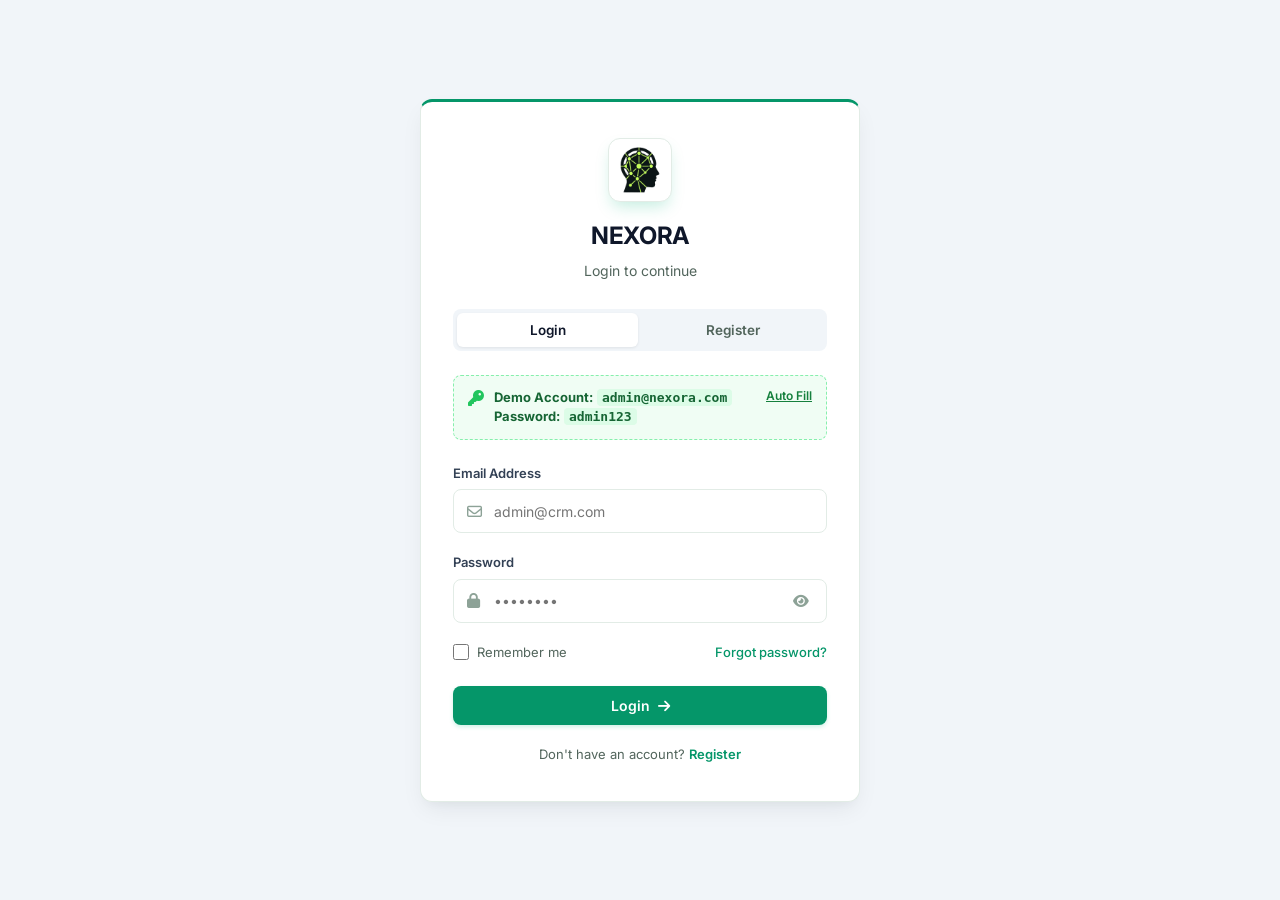
<file: index.html>
<!DOCTYPE html>
<html lang="en" data-theme="light">
<head>
  <meta charset="UTF-8">
  <meta name="viewport" content="width=device-width, initial-scale=1.0">
  <meta name="description" content="NEXORA - Next-Gen Customer Relationship Management Dashboard">
  <title>Login - NEXORA</title>
  
  <!-- Favicon -->
  <link rel="icon" type="image/svg+xml" href="assets/icons/logo.svg">
  
  <!-- Font Awesome 6 CDN for clean UI icons -->
  <link rel="stylesheet" href="https://cdnjs.cloudflare.com/ajax/libs/font-awesome/6.5.1/css/all.min.css">
  
  <!-- Custom CSS -->
  <link rel="stylesheet" href="src/css/style.css">
  <script>
    document.documentElement.setAttribute('data-theme', 'light');
  </script>
</head>
<body class="login-body">

  <div class="login-container">
    <div class="login-card">
      <div class="login-header">
        <div class="login-logo">
          <img src="assets/icons/nexora-icon.png" alt="NEXORA" class="logo-light">
          <img src="assets/icons/nexora-icon-dark.png" alt="NEXORA" class="logo-dark">
        </div>
        <h1 class="login-title">NEXORA</h1>
        <p class="login-subtitle" id="auth-subtitle">Login to continue</p>
      </div>

      <!-- Auth Switcher Tabs (Login / Register) -->
      <div class="auth-tabs-nav">
        <button type="button" class="auth-tab-btn active" id="tab-login-btn">Login</button>
        <button type="button" class="auth-tab-btn" id="tab-register-btn">Register</button>
      </div>

      <!-- Demo Credentials Helper Banner (Shown on Login Tab) -->
      <div class="demo-credentials-banner" id="demo-banner">
        <i class="fa-solid fa-key"></i>
        <div>
          <div><strong>Demo Account:</strong> <code>admin@nexora.com</code></div>
          <div><strong>Password:</strong> <code>admin123</code></div>
        </div>
        <button type="button" class="demo-fill-btn" id="demo-fill-btn">Auto Fill</button>
      </div>

      <!-- Alert container for error/success messages -->
      <div id="alert-container"></div>

      <!-- 1. Login Form -->
      <form id="login-form" novalidate>
        <div class="form-group">
          <label for="email" class="form-label">Email Address</label>
          <div class="input-wrapper">
            <i class="fa-regular fa-envelope input-icon-left"></i>
            <input 
              type="email" 
              id="email" 
              class="form-input" 
              placeholder="admin@crm.com" 
              required 
              autocomplete="email"
            >
          </div>
        </div>

        <div class="form-group">
          <label for="password" class="form-label">Password</label>
          <div class="input-wrapper">
            <i class="fa-solid fa-lock input-icon-left"></i>
            <input 
              type="password" 
              id="password" 
              class="form-input" 
              placeholder="••••••••" 
              required 
              autocomplete="current-password"
            >
            <button type="button" class="password-toggle-btn" id="toggle-password-btn" aria-label="Toggle password visibility">
              <i class="fa-solid fa-eye" id="toggle-icon"></i>
            </button>
          </div>
        </div>

        <div class="form-options">
          <label class="remember-label" for="remember-me">
            <input type="checkbox" id="remember-me">
            <span>Remember me</span>
          </label>
          <a href="#" class="forgot-link" id="forgot-password-link">Forgot password?</a>
        </div>

        <button type="submit" class="btn-primary btn-block" id="login-submit-btn">
          Login <i class="fa-solid fa-arrow-right"></i>
        </button>

        <div class="auth-switch-text">
          Don't have an account? <span class="auth-switch-link" id="switch-to-register">Register</span>
        </div>
      </form>

      <!-- 2. Register Form (Hidden by default) -->
      <form id="register-form" style="display: none;" novalidate>
        <div class="form-group">
          <label for="reg-name" class="form-label">Full Name</label>
          <div class="input-wrapper">
            <i class="fa-regular fa-user input-icon-left"></i>
            <input 
              type="text" 
              id="reg-name" 
              class="form-input" 
              placeholder="e.g. Rahul Sharma" 
              required 
              autocomplete="name"
            >
          </div>
        </div>

        <div class="form-group">
          <label for="reg-email" class="form-label">Email Address</label>
          <div class="input-wrapper">
            <i class="fa-regular fa-envelope input-icon-left"></i>
            <input 
              type="email" 
              id="reg-email" 
              class="form-input" 
              placeholder="name@company.com" 
              required 
              autocomplete="email"
            >
          </div>
        </div>

        <div class="form-group">
          <label for="reg-password" class="form-label">Create Password</label>
          <div class="input-wrapper">
            <i class="fa-solid fa-lock input-icon-left"></i>
            <input 
              type="password" 
              id="reg-password" 
              class="form-input" 
              placeholder="Minimum 6 characters" 
              required 
              autocomplete="new-password"
            >
            <button type="button" class="password-toggle-btn" id="reg-toggle-password-btn" aria-label="Toggle password visibility">
              <i class="fa-solid fa-eye" id="reg-toggle-icon"></i>
            </button>
          </div>
        </div>

        <div class="form-group">
          <label for="reg-confirm-password" class="form-label">Confirm Password</label>
          <div class="input-wrapper">
            <i class="fa-solid fa-shield-halved input-icon-left"></i>
            <input 
              type="password" 
              id="reg-confirm-password" 
              class="form-input" 
              placeholder="Re-enter your password" 
              required 
              autocomplete="new-password"
            >
          </div>
        </div>

        <button type="submit" class="btn-primary btn-block" id="reg-submit-btn">
          Register <i class="fa-solid fa-user-plus"></i>
        </button>

        <div class="auth-switch-text">
          Already have an account? <span class="auth-switch-link" id="switch-to-login">Login</span>
        </div>
      </form>
    </div>
  </div>

  <!-- Shared App Logic & Login Script -->
  <script src="src/js/app.js"></script>
  <script src="src/js/login.js"></script>
</body>
</html>
</file>
<file: src/css/style.css>
/* ==========================================================================
   CRM - Modern SaaS CRM Design System
   Vanilla CSS3 - Zero External CSS Frameworks
   ========================================================================== */

/* Google Fonts Import */
@import url('https://fonts.googleapis.com/css2?family=Inter:wght@300;400;500;600;700;800&display=swap');

/* --- CSS Variables & Design Tokens --- */
:root {
  /* Brand & Theme Colors (Pure White & Mint Theme) */
  --primary: #059669;
  --primary-hover: #047857;
  --primary-light: #ecfdf5;
  --primary-glow: rgba(5, 150, 105, 0.16);
  --primary-gradient: linear-gradient(135deg, #10b981 0%, #059669 100%);

  /* Neutrals & Surfaces (Clean White & Mint Canvas) */
  --bg-canvas: #f8faf9;
  --bg-card: #ffffff;
  --bg-sidebar: #ffffff;
  --bg-sidebar-hover: #f0fdf4;
  --bg-sidebar-active: #ecfdf5;
  --border-color: #e2ece6;
  --border-light: #f1f6f3;

  /* Typography Colors */
  --text-main: #0f172a;
  --text-muted: #52655c;
  --text-subtle: #8da297;
  --text-white: #ffffff;

  /* Semantic Feedback Colors */
  --success: #10b981;
  --success-light: #ecfdf5;
  --success-border: #a7f3d0;
  --success-dark: #065f46;

  --warning: #f59e0b;
  --warning-light: #fffbeb;
  --warning-border: #fde68a;
  --warning-dark: #92400e;

  --danger: #ef4444;
  --danger-light: #fef2f2;
  --danger-border: #fecaca;
  --danger-dark: #991b1b;

  --info: #3b82f6;
  --info-light: #eff6ff;
  --info-border: #bfdbfe;
  --info-dark: #1e40af;

  --purple: #8b5cf6;
  --purple-light: #f5f3ff;
  --purple-border: #ddd6fe;

  /* Elevation Shadows */
  --shadow-xs: 0 1px 2px 0 rgba(0, 0, 0, 0.05);
  --shadow-sm: 0 1px 3px 0 rgba(0, 0, 0, 0.07), 0 1px 2px -1px rgba(0, 0, 0, 0.05);
  --shadow-md: 0 4px 6px -1px rgba(0, 0, 0, 0.07), 0 2px 4px -2px rgba(0, 0, 0, 0.05);
  --shadow-lg: 0 10px 15px -3px rgba(0, 0, 0, 0.08), 0 4px 6px -4px rgba(0, 0, 0, 0.04);
  --shadow-xl: 0 20px 25px -5px rgba(0, 0, 0, 0.1), 0 8px 10px -6px rgba(0, 0, 0, 0.04);
  --shadow-glow: 0 0 20px rgba(16, 185, 129, 0.22);

  /* Radii */
  --radius-xs: 4px;
  --radius-sm: 8px;
  --radius-md: 12px;
  --radius-lg: 16px;
  --radius-xl: 20px;
  --radius-full: 9999px;

  /* Layout Dimensions */
  --sidebar-width: 260px;
  --sidebar-collapsed-width: 80px;
  --header-height: 70px;
  --transition-fast: 0.15s ease;
  --transition-base: 0.25s cubic-bezier(0.4, 0, 0.2, 1);
  --transition-smooth: 0.35s cubic-bezier(0.16, 1, 0.3, 1);
}

/* --- Base & Reset --- */
*, *::before, *::after {
  box-sizing: border-box;
  margin: 0;
  padding: 0;
}

html {
  font-size: 16px;
  scroll-behavior: smooth;
  -webkit-font-smoothing: antialiased;
  -moz-osx-font-smoothing: grayscale;
}

body {
  font-family: 'Inter', system-ui, -apple-system, BlinkMacSystemFont, "Segoe UI", Roboto, sans-serif;
  background-color: var(--bg-canvas);
  color: var(--text-main);
  line-height: 1.5;
  min-height: 100vh;
  overflow-x: hidden;
}

a {
  color: var(--primary);
  text-decoration: none;
  transition: color var(--transition-fast);
}

a:hover {
  color: var(--primary-hover);
}

button, input, select, textarea {
  font-family: inherit;
  font-size: inherit;
}

button {
  cursor: pointer;
  border: none;
  background: none;
  outline: none;
}

/* Custom Scrollbar */
::-webkit-scrollbar {
  width: 6px;
  height: 6px;
}
::-webkit-scrollbar-track {
  background: transparent;
}
::-webkit-scrollbar-thumb {
  background: #cbd5e1;
  border-radius: var(--radius-full);
}
::-webkit-scrollbar-thumb:hover {
  background: #94a3b8;
}

/* --- Login Page Styles --- */
.login-body {
  min-height: 100vh;
  display: flex;
  align-items: center;
  justify-content: center;
  background-color: #f1f5f9;
  padding: 24px;
}

.login-container {
  width: 100%;
  max-width: 440px;
  position: relative;
  z-index: 10;
}

.login-card {
  background: var(--bg-card);
  border: 1px solid var(--border-color);
  border-top: 3px solid var(--primary);
  border-radius: var(--radius-md);
  padding: 36px 32px;
  box-shadow: 0 10px 25px -5px rgba(15, 23, 42, 0.08), 0 8px 10px -6px rgba(15, 23, 42, 0.03);
  animation: fadeInScale 0.35s var(--transition-smooth);
}

/* Auth Mode Tabs (Login / Register Switcher) */
.auth-tabs-nav {
  display: flex;
  background: #f1f5f9;
  padding: 4px;
  border-radius: var(--radius-sm);
  margin-bottom: 24px;
  gap: 4px;
}

.auth-tab-btn {
  flex: 1;
  padding: 9px 16px;
  font-size: 13.5px;
  font-weight: 600;
  color: var(--text-muted);
  border-radius: 6px;
  transition: all var(--transition-fast);
  text-align: center;
}

.auth-tab-btn.active {
  background: #ffffff;
  color: var(--text-main);
  box-shadow: 0 1px 3px rgba(0, 0, 0, 0.08);
}

.auth-tab-btn:hover:not(.active) {
  color: var(--text-main);
}

.auth-switch-text {
  text-align: center;
  font-size: 13px;
  color: var(--text-muted);
  margin-top: 20px;
}

.auth-switch-link {
  color: var(--primary);
  font-weight: 600;
  cursor: pointer;
}

.auth-switch-link:hover {
  text-decoration: underline;
}

.login-header {
  text-align: center;
  margin-bottom: 28px;
}

.login-logo {
  display: inline-flex;
  align-items: center;
  justify-content: center;
  width: 64px;
  height: 64px;
  border-radius: var(--radius-md);
  background: var(--bg-card);
  border: 1px solid var(--border-color);
  margin-bottom: 16px;
  box-shadow: 0 8px 16px -4px rgba(16, 185, 129, 0.25);
  padding: 8px;
}

.login-logo img {
  width: 100%;
  height: 100%;
  object-fit: contain;
}

.login-title {
  font-size: 24px;
  font-weight: 700;
  color: var(--text-main);
  letter-spacing: -0.02em;
  margin-bottom: 6px;
}

.login-subtitle {
  font-size: 14px;
  color: var(--text-muted);
}

.demo-credentials-banner {
  background: #f0fdf4;
  border: 1px dashed #86efac;
  border-radius: var(--radius-sm);
  padding: 12px 14px;
  margin-bottom: 24px;
  display: flex;
  align-items: flex-start;
  gap: 10px;
  font-size: 13px;
  color: #166534;
}

.demo-credentials-banner i {
  color: #22c55e;
  font-size: 16px;
  margin-top: 2px;
}

.demo-credentials-banner code {
  background: #dcfce7;
  padding: 1px 5px;
  border-radius: 4px;
  font-family: monospace;
  font-weight: 600;
}

.demo-fill-btn {
  margin-left: auto;
  font-size: 12px;
  font-weight: 600;
  color: #15803d;
  text-decoration: underline;
  cursor: pointer;
  white-space: nowrap;
}

.form-group {
  margin-bottom: 20px;
  position: relative;
}

.form-label {
  display: block;
  font-size: 13px;
  font-weight: 600;
  color: #334155;
  margin-bottom: 6px;
}

.input-wrapper {
  position: relative;
  display: flex;
  align-items: center;
}

.input-icon-left {
  position: absolute;
  left: 14px;
  color: var(--text-subtle);
  pointer-events: none;
  font-size: 15px;
}

.form-input {
  width: 100%;
  height: 44px;
  padding: 10px 14px;
  background-color: #fff;
  border: 1px solid var(--border-color);
  border-radius: var(--radius-sm);
  color: var(--text-main);
  font-size: 14px;
  transition: var(--transition-fast);
}

.input-wrapper .form-input {
  padding-left: 40px;
}

.form-input:focus {
  outline: none;
  border-color: var(--primary);
  box-shadow: 0 0 0 3px var(--primary-glow);
}

/* --- Form Validation UI States --- */
.form-input.is-invalid,
.custom-select.is-invalid {
  border-color: var(--danger) !important;
  box-shadow: 0 0 0 3px var(--danger-light) !important;
}

.form-error-msg {
  display: flex;
  align-items: center;
  gap: 6px;
  font-size: 12px;
  font-weight: 500;
  color: var(--danger);
  margin-top: 5px;
  animation: fadeInDown 0.15s ease-out;
}

.form-error-msg i {
  font-size: 12px;
  flex-shrink: 0;
}

@keyframes fadeInDown {
  from {
    opacity: 0;
    transform: translateY(-4px);
  }
  to {
    opacity: 1;
    transform: translateY(0);
  }
}

.password-toggle-btn {
  position: absolute;
  right: 12px;
  color: var(--text-subtle);
  padding: 6px;
  font-size: 14px;
  display: flex;
  align-items: center;
  justify-content: center;
  transition: color var(--transition-fast);
}

.password-toggle-btn:hover {
  color: var(--text-main);
}

.form-options {
  display: flex;
  align-items: center;
  justify-content: space-between;
  margin-bottom: 24px;
  font-size: 13px;
}

.remember-label {
  display: flex;
  align-items: center;
  gap: 8px;
  color: var(--text-muted);
  cursor: pointer;
  user-select: none;
}

.remember-label input[type="checkbox"] {
  accent-color: var(--primary);
  width: 16px;
  height: 16px;
  cursor: pointer;
}

.forgot-link {
  color: var(--primary);
  font-weight: 500;
}

.forgot-link:hover {
  text-decoration: underline;
}

.btn-primary {
  display: inline-flex;
  align-items: center;
  justify-content: center;
  gap: 8px;
  background: var(--primary);
  color: #fff;
  font-weight: 600;
  font-size: 14px;
  padding: 11px 20px;
  border-radius: var(--radius-sm);
  transition: var(--transition-fast);
  box-shadow: 0 2px 4px rgba(16, 185, 129, 0.2);
}

.btn-primary:hover {
  background: var(--primary-hover);
  box-shadow: 0 4px 10px rgba(16, 185, 129, 0.3);
  transform: translateY(-1px);
}

.btn-primary:active {
  transform: translateY(0);
}

.btn-block {
  width: 100%;
}

.btn-secondary {
  display: inline-flex;
  align-items: center;
  justify-content: center;
  gap: 8px;
  background: #ffffff;
  color: var(--text-main);
  border: 1px solid var(--border-color);
  font-weight: 600;
  font-size: 14px;
  padding: 10px 18px;
  border-radius: var(--radius-sm);
  transition: var(--transition-fast);
}

.btn-secondary:hover {
  background: #f8fafc;
  border-color: #cbd5e1;
}

.btn-danger {
  display: inline-flex;
  align-items: center;
  justify-content: center;
  gap: 8px;
  background: var(--danger);
  color: #ffffff;
  font-weight: 600;
  font-size: 14px;
  padding: 10px 18px;
  border-radius: var(--radius-sm);
  transition: var(--transition-fast);
}

.btn-danger:hover {
  background: #dc2626;
  box-shadow: 0 4px 10px rgba(239, 68, 68, 0.25);
}

.btn-icon {
  width: 34px;
  height: 34px;
  display: inline-flex;
  align-items: center;
  justify-content: center;
  border-radius: var(--radius-sm);
  border: 1px solid transparent;
  color: var(--text-muted);
  transition: var(--transition-fast);
}

.btn-icon:hover {
  background: #f1f5f9;
  color: var(--text-main);
}

.btn-icon-danger:hover {
  background: var(--danger-light);
  color: var(--danger);
}

.btn-icon-success:hover {
  background: var(--success-light);
  color: var(--success);
}

.alert-box {
  padding: 12px 16px;
  border-radius: var(--radius-sm);
  font-size: 13px;
  margin-bottom: 20px;
  display: flex;
  align-items: center;
  gap: 10px;
}

.alert-danger {
  background-color: var(--danger-light);
  border: 1px solid var(--danger-border);
  color: var(--danger-dark);
}

.alert-success {
  background-color: var(--success-light);
  border: 1px solid var(--success-border);
  color: var(--success-dark);
}

.alert-info {
  background-color: var(--info-light);
  border: 1px solid var(--info-border);
  color: var(--info-dark);
}

/* Shake Animation for Invalid Auth */
@keyframes shake {
  0%, 100% { transform: translateX(0); }
  20%, 60% { transform: translateX(-6px); }
  40%, 80% { transform: translateX(6px); }
}

.shake {
  animation: shake 0.4s ease-in-out;
}

/* --- Main Layout Structure --- */
.app-layout {
  display: flex;
  min-height: 100vh;
  background-color: var(--bg-canvas);
}

/* Sidebar */
.app-sidebar {
  width: var(--sidebar-width);
  background-color: var(--bg-sidebar);
  color: var(--text-main);
  flex-shrink: 0;
  display: flex;
  flex-direction: column;
  position: fixed;
  top: 0;
  bottom: 0;
  left: 0;
  z-index: 100;
  transition: transform var(--transition-base), width var(--transition-base);
  border-right: 1px solid var(--border-color);
  box-shadow: 1px 0 10px rgba(0, 0, 0, 0.02);
}

.sidebar-brand {
  height: var(--header-height);
  padding: 0 24px;
  display: flex;
  align-items: center;
  justify-content: space-between;
  border-bottom: 1px solid var(--border-color);
}

.brand-link {
  display: flex;
  align-items: center;
  gap: 12px;
  color: var(--text-main);
  font-weight: 700;
  font-size: 19px;
  letter-spacing: -0.02em;
}

.brand-logo-icon {
  width: 38px;
  height: 38px;
  border-radius: var(--radius-sm);
  background: var(--bg-card);
  border: 1px solid var(--border-color);
  display: flex;
  align-items: center;
  justify-content: center;
  box-shadow: 0 2px 6px rgba(0, 0, 0, 0.05);
  padding: 5px;
  overflow: hidden;
}

[data-theme="dark"] .brand-logo-icon {
  background: #141417;
  border-color: var(--border-color);
  box-shadow: 0 2px 8px rgba(0, 0, 0, 0.5);
}

.brand-logo-img {
  width: 100%;
  height: 100%;
  object-fit: contain;
  display: block;
}

.brand-logo-img.logo-dark,
.login-logo img.logo-dark {
  display: none;
}

[data-theme="dark"] .brand-logo-img.logo-light,
[data-theme="dark"] .login-logo img.logo-light {
  display: none;
}

[data-theme="dark"] .brand-logo-img.logo-dark,
[data-theme="dark"] .login-logo img.logo-dark {
  display: block;
}

.brand-text span {
  color: var(--primary);
}

.sidebar-close-btn {
  display: none;
  color: var(--text-muted);
  font-size: 20px;
}

.sidebar-nav {
  padding: 20px 14px;
  flex: 1;
  overflow-y: auto;
  display: flex;
  flex-direction: column;
  gap: 4px;
}

.nav-section-title {
  font-size: 11px;
  text-transform: uppercase;
  letter-spacing: 0.08em;
  color: var(--text-subtle);
  font-weight: 600;
  padding: 10px 14px 6px;
}

.nav-item {
  display: flex;
  align-items: center;
  gap: 12px;
  padding: 11px 14px;
  border-radius: var(--radius-sm);
  color: #4b6358;
  font-size: 14px;
  font-weight: 500;
  transition: all var(--transition-fast);
  position: relative;
}

.nav-item i {
  font-size: 16px;
  width: 20px;
  text-align: center;
  color: var(--text-subtle);
  transition: color var(--transition-fast);
}

.nav-item:hover {
  background-color: var(--bg-sidebar-hover);
  color: var(--primary);
}

.nav-item:hover i {
  color: var(--primary);
}

.nav-item.active {
  background: var(--primary-gradient);
  color: #ffffff;
  font-weight: 600;
  box-shadow: 0 4px 12px rgba(16, 185, 129, 0.28);
}

.nav-item.active i {
  color: #ffffff;
}

.nav-item .badge {
  margin-left: auto;
  padding: 2px 7px;
  font-size: 11px;
  border-radius: var(--radius-full);
  background: rgba(255, 255, 255, 0.25);
  color: #fff;
}

.sidebar-footer {
  padding: 16px 14px;
  border-top: 1px solid var(--border-color);
}

.logout-nav-item {
  display: flex;
  align-items: center;
  gap: 12px;
  padding: 11px 14px;
  border-radius: var(--radius-sm);
  color: #dc2626;
  font-size: 14px;
  font-weight: 500;
  cursor: pointer;
  transition: all var(--transition-fast);
}

.logout-nav-item:hover {
  background: var(--danger-light);
  color: #b91c1c;
}

/* Sidebar Backdrop for Mobile Drawer */
.sidebar-backdrop {
  position: fixed;
  inset: 0;
  background-color: rgba(15, 23, 42, 0.6);
  backdrop-filter: blur(4px);
  z-index: 95;
  opacity: 0;
  pointer-events: none;
  transition: opacity var(--transition-base);
}

.sidebar-backdrop.active {
  opacity: 1;
  pointer-events: auto;
}

/* Main Area */
.app-main {
  flex: 1;
  margin-left: var(--sidebar-width);
  min-width: 0;
  display: flex;
  flex-direction: column;
  min-height: 100vh;
}

/* Header */
.app-header {
  height: var(--header-height);
  background-color: rgba(255, 255, 255, 0.9);
  backdrop-filter: blur(8px);
  border-bottom: 1px solid var(--border-color);
  padding: 0 28px;
  display: flex;
  align-items: center;
  justify-content: space-between;
  position: sticky;
  top: 0;
  z-index: 90;
}

.header-left {
  display: flex;
  align-items: center;
  gap: 16px;
}

.hamburger-btn {
  display: none;
  color: var(--text-main);
  font-size: 20px;
  padding: 8px;
  border-radius: var(--radius-sm);
}

.hamburger-btn:hover {
  background-color: #f1f5f9;
}

.header-page-title h1 {
  font-size: 20px;
  font-weight: 700;
  color: var(--text-main);
  letter-spacing: -0.01em;
  line-height: 1.2;
}

.header-page-title p {
  font-size: 13px;
  color: var(--text-muted);
}

.header-right {
  display: flex;
  align-items: center;
  gap: 14px;
}

/* Global Search */
.header-search {
  position: relative;
  width: 260px;
}

.header-search input {
  width: 100%;
  height: 38px;
  padding: 8px 12px 8px 36px;
  background-color: #f1f5f9;
  border: 1px solid transparent;
  border-radius: var(--radius-full);
  font-size: 13px;
  color: var(--text-main);
  transition: var(--transition-fast);
}

.header-search input:focus {
  background-color: #ffffff;
  border-color: var(--primary);
  box-shadow: 0 0 0 3px var(--primary-glow);
  outline: none;
}

.header-search i {
  position: absolute;
  left: 12px;
  top: 50%;
  transform: translateY(-50%);
  color: var(--text-subtle);
  font-size: 14px;
  pointer-events: none;
}

/* Notifications Button & Dropdown */
.notification-container {
  position: relative;
}

.header-icon-btn {
  width: 38px;
  height: 38px;
  border-radius: var(--radius-full);
  display: flex;
  align-items: center;
  justify-content: center;
  color: var(--text-muted);
  border: 1px solid var(--border-color);
  background: #ffffff;
  position: relative;
  transition: var(--transition-fast);
}

.header-icon-btn:hover {
  color: var(--primary);
  border-color: #cbd5e1;
  background-color: #f8fafc;
}

.badge-dot {
  position: absolute;
  top: 7px;
  right: 8px;
  width: 8px;
  height: 8px;
  border-radius: 50%;
  background-color: var(--danger);
  border: 2px solid #ffffff;
  animation: pulseDot 2s infinite;
}

@keyframes pulseDot {
  0% { transform: scale(0.95); box-shadow: 0 0 0 0 rgba(239, 68, 68, 0.7); }
  70% { transform: scale(1); box-shadow: 0 0 0 6px rgba(239, 68, 68, 0); }
  100% { transform: scale(0.95); box-shadow: 0 0 0 0 rgba(239, 68, 68, 0); }
}

.dropdown-panel {
  position: absolute;
  top: calc(100% + 10px);
  right: 0;
  width: 320px;
  background: var(--bg-card);
  border: 1px solid var(--border-color);
  border-radius: var(--radius-md);
  box-shadow: var(--shadow-xl);
  z-index: 100;
  display: none;
  flex-direction: column;
  overflow: hidden;
  animation: fadeInDown 0.2s var(--transition-base);
}

.dropdown-panel.open {
  display: flex;
}

.dropdown-header {
  padding: 14px 16px;
  border-bottom: 1px solid var(--border-color);
  display: flex;
  align-items: center;
  justify-content: space-between;
}

.dropdown-header h4 {
  font-size: 14px;
  font-weight: 600;
}

.dropdown-list {
  max-height: 280px;
  overflow-y: auto;
}

.dropdown-item-notification {
  padding: 12px 16px;
  border-bottom: 1px solid var(--border-light);
  display: flex;
  gap: 12px;
  align-items: flex-start;
  transition: background var(--transition-fast);
}

.dropdown-item-notification:hover {
  background-color: #f8fafc;
}

.dropdown-item-notification .icon {
  width: 30px;
  height: 30px;
  border-radius: 50%;
  background: var(--primary-light);
  color: var(--primary);
  display: flex;
  align-items: center;
  justify-content: center;
  font-size: 13px;
  flex-shrink: 0;
}

.dropdown-item-notification .content {
  flex: 1;
}

.dropdown-item-notification .title {
  font-size: 12.5px;
  font-weight: 500;
  color: var(--text-main);
  line-height: 1.4;
}

.dropdown-item-notification .time {
  font-size: 11px;
  color: var(--text-subtle);
  margin-top: 3px;
}

/* User Profile Pill in Header */
.user-profile-btn {
  display: flex;
  align-items: center;
  gap: 10px;
  padding: 5px 12px 5px 5px;
  border-radius: var(--radius-full);
  border: 1px solid var(--border-color);
  background: #ffffff;
  transition: var(--transition-fast);
}

.user-profile-btn:hover {
  background: #f8fafc;
  border-color: #cbd5e1;
}

.user-avatar {
  width: 32px;
  height: 32px;
  border-radius: 50%;
  background: var(--primary-gradient);
  color: #fff;
  font-size: 13px;
  font-weight: 600;
  display: flex;
  align-items: center;
  justify-content: center;
}

.user-meta {
  text-align: left;
  line-height: 1.2;
}

.user-meta .name {
  font-size: 13px;
  font-weight: 600;
  color: var(--text-main);
}

.user-meta .role {
  font-size: 11px;
  color: var(--text-muted);
}

/* Content Container */
.content-body {
  padding: 28px;
  flex: 1;
}

/* Page Action Header Row */
.page-header-actions {
  display: flex;
  align-items: center;
  justify-content: space-between;
  margin-bottom: 24px;
  gap: 16px;
  flex-wrap: wrap;
}

.action-tools-group {
  display: flex;
  align-items: center;
  gap: 12px;
  flex-wrap: wrap;
}

/* Filters & Search Inputs in Toolbars */
.filter-search-input {
  position: relative;
  min-width: 240px;
}

.filter-search-input input {
  width: 100%;
  height: 40px;
  padding: 8px 12px 8px 36px;
  border: 1px solid var(--border-color);
  border-radius: var(--radius-sm);
  background: #fff;
  font-size: 13px;
  transition: var(--transition-fast);
}

.filter-search-input input:focus {
  outline: none;
  border-color: var(--primary);
  box-shadow: 0 0 0 3px var(--primary-glow);
}

.filter-search-input i {
  position: absolute;
  left: 12px;
  top: 50%;
  transform: translateY(-50%);
  color: var(--text-subtle);
  font-size: 14px;
}

.custom-select {
  height: 40px;
  padding: 8px 32px 8px 14px;
  border: 1px solid var(--border-color);
  border-radius: var(--radius-sm);
  background-color: #ffffff;
  color: var(--text-main);
  font-size: 13px;
  font-weight: 500;
  cursor: pointer;
  appearance: none;
  background-image: url("data:image/svg+xml,%3Csvg xmlns='http://www.w3.org/2000/svg' fill='none' viewBox='0 0 24 24' stroke='%2364748b'%3E%3Cpath stroke-linecap='round' stroke-linejoin='round' stroke-width='2' d='M19 9l-7 7-7-7'%3E%3C/path%3E%3C/svg%3E");
  background-repeat: no-repeat;
  background-position: right 10px center;
  background-size: 16px;
  transition: var(--transition-fast);
}

.custom-select:focus {
  outline: none;
  border-color: var(--primary);
  box-shadow: 0 0 0 3px var(--primary-glow);
}

/* --- Metric Stat Cards --- */
.stats-grid {
  display: grid;
  grid-template-columns: repeat(4, 1fr);
  gap: 20px;
  margin-bottom: 28px;
}

.stat-card {
  background: var(--bg-card);
  border: 1px solid var(--border-color);
  border-radius: var(--radius-md);
  padding: 22px 24px;
  box-shadow: var(--shadow-sm);
  transition: transform var(--transition-fast), box-shadow var(--transition-fast);
  position: relative;
  overflow: hidden;
}

.stat-card:hover {
  transform: translateY(-3px);
  box-shadow: var(--shadow-md);
}

.stat-card::before {
  content: '';
  position: absolute;
  top: 0;
  left: 0;
  right: 0;
  height: 3px;
  background: var(--primary-gradient);
  opacity: 0;
  transition: opacity var(--transition-fast);
}

.stat-card:hover::before {
  opacity: 1;
}

.stat-card-header {
  display: flex;
  align-items: center;
  justify-content: space-between;
  margin-bottom: 12px;
}

.stat-icon {
  width: 44px;
  height: 44px;
  border-radius: var(--radius-sm);
  display: flex;
  align-items: center;
  justify-content: center;
  font-size: 20px;
}

.stat-icon.primary {
  background: var(--primary-light);
  color: var(--primary);
}

.stat-icon.success {
  background: var(--success-light);
  color: var(--success);
}

.stat-icon.warning {
  background: var(--warning-light);
  color: var(--warning);
}

.stat-icon.purple {
  background: var(--purple-light);
  color: var(--purple);
}

.stat-icon.info {
  background: var(--info-light);
  color: var(--info);
}

.stat-trend {
  display: inline-flex;
  align-items: center;
  gap: 4px;
  font-size: 12px;
  font-weight: 600;
  padding: 3px 8px;
  border-radius: var(--radius-full);
}

.stat-trend.up {
  background: var(--success-light);
  color: var(--success-dark);
}

.stat-trend.down {
  background: var(--danger-light);
  color: var(--danger-dark);
}

.stat-trend.neutral {
  background: #f1f5f9;
  color: #475569;
}

.stat-value {
  font-size: 28px;
  font-weight: 800;
  color: var(--text-main);
  letter-spacing: -0.02em;
  line-height: 1.1;
  margin-bottom: 4px;
}

.stat-label {
  font-size: 13px;
  color: var(--text-muted);
  font-weight: 500;
}

/* --- Dashboard Analytics & Interactive Charts Layout --- */
.dashboard-analytics-section {
  display: flex;
  flex-direction: column;
  gap: 24px;
  margin-bottom: 24px;
}

.chart-card-prominent {
  width: 100%;
}

.charts-secondary-grid {
  display: grid;
  grid-template-columns: 1fr 1fr;
  gap: 24px;
}

.dashboard-activity-grid {
  display: grid;
  grid-template-columns: 1fr;
  gap: 24px;
  margin-bottom: 28px;
}

/* Common Card Header & Actions */
.chart-header-actions {
  display: flex;
  align-items: center;
  gap: 12px;
  flex-wrap: wrap;
}

.chart-legend-custom {
  display: flex;
  align-items: center;
  gap: 8px;
  font-size: 12.5px;
  color: var(--text-muted);
  font-weight: 500;
}

.chart-legend-custom .legend-dot {
  width: 8px;
  height: 8px;
  border-radius: 50%;
  display: inline-block;
}

.chart-summary-badge {
  background: var(--primary-light);
  color: var(--primary);
  font-size: 12px;
  font-weight: 600;
  padding: 4px 10px;
  border-radius: var(--radius-sm);
  border: 1px solid rgba(16, 185, 129, 0.2);
  white-space: nowrap;
}

.chart-summary-badge.purple {
  background: var(--purple-light);
  color: var(--purple);
  border-color: rgba(139, 92, 246, 0.25);
}

/* Canvas Wrappers */
.chart-canvas-wrapper {
  position: relative;
  width: 100%;
}

.line-chart-wrapper {
  height: 310px;
  width: 100%;
}

.bar-chart-wrapper-canvas {
  height: 270px;
  width: 100%;
}

/* Doughnut Chart Layout */
.doughnut-chart-container {
  display: flex;
  align-items: center;
  justify-content: space-between;
  gap: 28px;
  min-height: 270px;
  padding: 8px 0;
}

.doughnut-canvas-wrapper {
  position: relative;
  width: 210px;
  height: 210px;
  flex-shrink: 0;
  margin: 0 auto;
}

.doughnut-legend {
  flex: 1;
  display: flex;
  flex-direction: column;
  gap: 10px;
  min-width: 180px;
}

.doughnut-legend-item {
  display: flex;
  align-items: center;
  justify-content: space-between;
  padding: 9px 14px;
  border-radius: var(--radius-sm);
  background: var(--bg-canvas);
  border: 1px solid var(--border-color);
  font-size: 13px;
  transition: transform var(--transition-fast), border-color var(--transition-fast), background-color var(--transition-fast);
  cursor: default;
}

.doughnut-legend-item:hover {
  border-color: var(--primary);
  transform: translateX(3px);
}

.doughnut-legend-left {
  display: flex;
  align-items: center;
  gap: 10px;
}

.legend-badge-dot {
  width: 10px;
  height: 10px;
  border-radius: 50%;
  flex-shrink: 0;
}

.doughnut-legend-label {
  font-weight: 500;
  color: var(--text-main);
}

.doughnut-legend-right {
  display: flex;
  align-items: center;
  gap: 8px;
}

.doughnut-legend-count {
  font-weight: 700;
  color: var(--text-main);
}

.doughnut-legend-pct {
  font-size: 11.5px;
  font-weight: 600;
  color: var(--text-muted);
  background: var(--border-light);
  padding: 2px 7px;
  border-radius: 4px;
}

/* Empty State Placeholder inside charts if data is completely empty */
.chart-empty-state {
  display: flex;
  flex-direction: column;
  align-items: center;
  justify-content: center;
  padding: 50px 20px;
  text-align: center;
  color: var(--text-muted);
}

.chart-empty-state i {
  font-size: 32px;
  margin-bottom: 12px;
  color: var(--text-subtle);
}

.chart-empty-state p {
  font-size: 13.5px;
  margin: 0;
}

/* --- Quick Actions Bar --- */
.quick-actions-card {
  margin-bottom: 28px;
  background: linear-gradient(135deg, #064e3b 0%, #065f46 50%, #047857 100%);
  border-radius: var(--radius-md);
  padding: 22px 28px;
  color: #ffffff;
  display: flex;
  align-items: center;
  justify-content: space-between;
  gap: 20px;
  flex-wrap: wrap;
  box-shadow: 0 10px 20px -5px rgba(5, 150, 105, 0.28);
}

.quick-actions-info h3 {
  font-size: 18px;
  font-weight: 700;
  margin-bottom: 4px;
}

.quick-actions-info p {
  font-size: 13px;
  color: #a7f3d0;
}

.quick-action-buttons {
  display: flex;
  align-items: center;
  gap: 12px;
  flex-wrap: wrap;
}

.btn-glass {
  background: rgba(255, 255, 255, 0.12);
  backdrop-filter: blur(8px);
  border: 1px solid rgba(255, 255, 255, 0.2);
  color: #ffffff;
  font-size: 13px;
  font-weight: 600;
  padding: 10px 18px;
  border-radius: var(--radius-sm);
  display: inline-flex;
  align-items: center;
  gap: 8px;
  transition: all var(--transition-fast);
}

.btn-glass:hover {
  background: rgba(255, 255, 255, 0.22);
  border-color: rgba(255, 255, 255, 0.35);
  transform: translateY(-1px);
}

/* --- Recent Activities Feed --- */
.activities-list {
  display: flex;
  flex-direction: column;
}

.activity-item {
  display: flex;
  gap: 14px;
  padding: 14px 0;
  border-bottom: 1px solid var(--border-light);
  position: relative;
}

.activity-item:last-child {
  border-bottom: none;
  padding-bottom: 0;
}

.activity-item:first-child {
  padding-top: 0;
}

.activity-avatar {
  width: 36px;
  height: 36px;
  border-radius: 50%;
  display: flex;
  align-items: center;
  justify-content: center;
  font-size: 14px;
  flex-shrink: 0;
}

.activity-avatar.customer {
  background: var(--info-light);
  color: var(--info);
}

.activity-avatar.lead {
  background: var(--purple-light);
  color: var(--purple);
}

.activity-avatar.deal {
  background: var(--success-light);
  color: var(--success);
}

.activity-avatar.task {
  background: var(--warning-light);
  color: var(--warning);
}

.activity-content {
  flex: 1;
  min-width: 0;
}

.activity-text {
  font-size: 13.5px;
  color: var(--text-main);
  line-height: 1.4;
}

.activity-text strong {
  font-weight: 600;
  color: var(--text-main);
}

.activity-time {
  font-size: 11.5px;
  color: var(--text-subtle);
  margin-top: 3px;
  display: flex;
  align-items: center;
  gap: 5px;
}

/* Activity item delete button */
.activity-delete-btn {
  opacity: 0;
  background: transparent;
  border: none;
  color: var(--text-subtle);
  font-size: 13px;
  width: 30px;
  height: 30px;
  border-radius: var(--radius-sm);
  display: inline-flex;
  align-items: center;
  justify-content: center;
  cursor: pointer;
  transition: opacity var(--transition-fast), color var(--transition-fast), background-color var(--transition-fast), transform var(--transition-fast);
  flex-shrink: 0;
  align-self: center;
}

.activity-item:hover .activity-delete-btn,
.activity-delete-btn:focus-visible {
  opacity: 1;
}

.activity-delete-btn:hover {
  color: var(--danger);
  background-color: var(--danger-light);
  transform: scale(1.08);
}

.activity-delete-btn:active {
  transform: scale(0.92);
}

@media (hover: none) {
  .activity-delete-btn {
    opacity: 0.7;
  }
}

.activity-item.removing {
  opacity: 0;
  transform: translateX(18px);
  transition: opacity 0.2s ease, transform 0.2s ease;
}

/* Clear All Activities button */
.btn-clear-activities {
  background: transparent;
  border: 1px solid var(--border-color);
  color: var(--text-muted);
  font-size: 12px;
  font-weight: 500;
  padding: 5px 12px;
  border-radius: var(--radius-sm);
  cursor: pointer;
  display: inline-flex;
  align-items: center;
  gap: 6px;
  transition: all var(--transition-fast);
}

.btn-clear-activities i {
  font-size: 11px;
}

.btn-clear-activities:hover:not(:disabled) {
  background-color: var(--danger-light);
  border-color: var(--danger);
  color: var(--danger);
  transform: translateY(-1px);
}

.btn-clear-activities:active:not(:disabled) {
  transform: translateY(0);
}

.btn-clear-activities:disabled {
  opacity: 0.45;
  cursor: not-allowed;
  pointer-events: none;
}

[data-theme="dark"] .btn-clear-activities:hover:not(:disabled) {
  background-color: rgba(239, 68, 68, 0.2);
  border-color: #ef4444;
  color: #fca5a5;
}

[data-theme="dark"] .activity-delete-btn:hover {
  background-color: rgba(239, 68, 68, 0.2);
  color: #fca5a5;
}

/* --- Tables & Lists --- */
.table-responsive {
  width: 100%;
  overflow-x: auto;
  -webkit-overflow-scrolling: touch;
}

.crm-table {
  width: 100%;
  border-collapse: separate;
  border-spacing: 0;
  text-align: left;
}

.crm-table th {
  background-color: #f8fafc;
  color: var(--text-muted);
  font-size: 12px;
  font-weight: 600;
  text-transform: uppercase;
  letter-spacing: 0.05em;
  padding: 14px 20px;
  border-bottom: 1px solid var(--border-color);
  white-space: nowrap;
}

.crm-table td {
  padding: 14px 20px;
  border-bottom: 1px solid var(--border-light);
  font-size: 13.5px;
  color: var(--text-main);
  vertical-align: middle;
}

.crm-table tr:hover td {
  background-color: #f8fafc;
}

.table-user-cell {
  display: flex;
  align-items: center;
  gap: 12px;
}

.initial-avatar {
  width: 34px;
  height: 34px;
  border-radius: 50%;
  background: #e2e8f0;
  color: #334155;
  font-weight: 600;
  font-size: 12px;
  display: flex;
  align-items: center;
  justify-content: center;
  flex-shrink: 0;
}

.table-user-info .name {
  font-weight: 600;
  color: var(--text-main);
}

.table-user-info .subtext {
  font-size: 12px;
  color: var(--text-muted);
}

/* Status Badges */
.badge-status {
  display: inline-flex;
  align-items: center;
  gap: 6px;
  padding: 4px 10px;
  border-radius: var(--radius-full);
  font-size: 12px;
  font-weight: 600;
  line-height: 1;
  text-transform: capitalize;
}

.badge-status::before {
  content: '';
  width: 6px;
  height: 6px;
  border-radius: 50%;
}

/* Active / Won / Converted */
.badge-success {
  background-color: var(--success-light);
  color: var(--success-dark);
}
.badge-success::before {
  background-color: var(--success);
}

/* Inactive / Lost */
.badge-danger {
  background-color: var(--danger-light);
  color: var(--danger-dark);
}
.badge-danger::before {
  background-color: var(--danger);
}

/* Pending / Contacted / Medium */
.badge-warning {
  background-color: var(--warning-light);
  color: var(--warning-dark);
}
.badge-warning::before {
  background-color: var(--warning);
}

/* New / In Progress / Low */
.badge-info {
  background-color: var(--info-light);
  color: var(--info-dark);
}
.badge-info::before {
  background-color: var(--info);
}

/* Priority Badges */
.priority-pill {
  display: inline-flex;
  align-items: center;
  gap: 5px;
  font-size: 12px;
  font-weight: 600;
  padding: 3px 8px;
  border-radius: 4px;
}

.priority-high {
  background-color: #fee2e2;
  color: #b91c1c;
}

.priority-medium {
  background-color: #fef3c7;
  color: #b45309;
}

.priority-low {
  background-color: #e0f2fe;
  color: #0369a1;
}

/* Table Actions */
.table-actions {
  display: flex;
  align-items: center;
  gap: 6px;
}

/* Empty State */
.empty-state {
  text-align: center;
  padding: 48px 20px;
}

.empty-state-icon {
  width: 64px;
  height: 64px;
  border-radius: 50%;
  background: #f1f5f9;
  color: var(--text-subtle);
  display: inline-flex;
  align-items: center;
  justify-content: center;
  font-size: 26px;
  margin-bottom: 16px;
}

.empty-state h3 {
  font-size: 16px;
  font-weight: 700;
  color: var(--text-main);
  margin-bottom: 6px;
}

.empty-state p {
  font-size: 13.5px;
  color: var(--text-muted);
  max-width: 360px;
  margin: 0 auto 18px;
}

/* Completed Task Strikethrough */
.task-completed-row td {
  color: #94a3b8;
}

.task-completed-text {
  text-decoration: line-through;
  color: #94a3b8;
}

/* --- Modals --- */
.modal-overlay {
  position: fixed;
  inset: 0;
  background-color: rgba(15, 23, 42, 0.6);
  backdrop-filter: blur(4px);
  z-index: 1000;
  display: flex;
  align-items: center;
  justify-content: center;
  padding: 20px;
  opacity: 0;
  pointer-events: none;
  transition: opacity var(--transition-base);
}

.modal-overlay.open {
  opacity: 1;
  pointer-events: auto;
}

.modal-box {
  background: var(--bg-card);
  border-radius: var(--radius-md);
  box-shadow: var(--shadow-xl);
  width: 100%;
  max-width: 520px;
  transform: scale(0.95) translateY(10px);
  transition: transform var(--transition-base);
  overflow: hidden;
  max-height: 90vh;
  display: flex;
  flex-direction: column;
}

.modal-overlay.open .modal-box {
  transform: scale(1) translateY(0);
}

.modal-header {
  padding: 20px 24px;
  border-bottom: 1px solid var(--border-color);
  display: flex;
  align-items: center;
  justify-content: space-between;
}

.modal-title {
  font-size: 18px;
  font-weight: 700;
  color: var(--text-main);
}

.modal-close-btn {
  color: var(--text-muted);
  font-size: 18px;
  width: 32px;
  height: 32px;
  display: flex;
  align-items: center;
  justify-content: center;
  border-radius: var(--radius-sm);
  transition: var(--transition-fast);
}

.modal-close-btn:hover {
  background-color: #f1f5f9;
  color: var(--text-main);
}

.modal-body {
  padding: 24px;
  overflow-y: auto;
}

.modal-footer {
  padding: 16px 24px;
  border-top: 1px solid var(--border-color);
  display: flex;
  align-items: center;
  justify-content: flex-end;
  gap: 12px;
  background-color: #f8fafc;
}

/* Modal Form Grid */
.form-row {
  display: grid;
  grid-template-columns: 1fr 1fr;
  gap: 16px;
}

/* Confirmation Dialog */
.confirm-box {
  max-width: 420px;
  text-align: center;
  padding: 32px 24px;
}

.confirm-icon {
  width: 60px;
  height: 60px;
  border-radius: 50%;
  background-color: var(--danger-light);
  color: var(--danger);
  font-size: 26px;
  display: inline-flex;
  align-items: center;
  justify-content: center;
  margin-bottom: 16px;
}

.confirm-title {
  font-size: 18px;
  font-weight: 700;
  color: var(--text-main);
  margin-bottom: 8px;
}

.confirm-desc {
  font-size: 13.5px;
  color: var(--text-muted);
  margin-bottom: 24px;
}

.confirm-actions {
  display: flex;
  align-items: center;
  justify-content: center;
  gap: 12px;
}

/* --- Toast Notification System --- */
.toast-container {
  position: fixed;
  top: 24px;
  right: 24px;
  z-index: 9999;
  display: flex;
  flex-direction: column;
  gap: 10px;
  pointer-events: none;
}

.toast {
  pointer-events: auto;
  min-width: 280px;
  max-width: 380px;
  background: var(--bg-card);
  border-radius: var(--radius-sm);
  box-shadow: var(--shadow-lg);
  border: 1px solid var(--border-color);
  padding: 14px 18px;
  display: flex;
  align-items: center;
  gap: 12px;
  animation: slideInRight 0.3s var(--transition-smooth);
  transition: opacity 0.3s ease, transform 0.3s ease, background-color 0.25s ease, border-color 0.25s ease, color 0.25s ease, box-shadow 0.25s ease;
}

.toast.removing {
  opacity: 0;
  transform: translateX(100%);
}

.toast-icon {
  font-size: 18px;
  flex-shrink: 0;
}

.toast-message {
  font-size: 13.5px;
  font-weight: 500;
  color: var(--text-main);
  flex: 1;
}

.toast-close {
  color: var(--text-subtle);
  font-size: 14px;
  cursor: pointer;
  transition: color var(--transition-fast);
}

.toast-close:hover {
  color: var(--text-main);
}

.toast.toast-success {
  border-left: 4px solid var(--success);
}
.toast.toast-success .toast-icon {
  color: var(--success);
}

.toast.toast-error {
  border-left: 4px solid var(--danger);
}
.toast.toast-error .toast-icon {
  color: var(--danger);
}

.toast.toast-info {
  border-left: 4px solid var(--info);
}
.toast.toast-info .toast-icon {
  color: var(--info);
}

.toast.toast-warning {
  border-left: 4px solid var(--warning);
}
.toast.toast-warning .toast-icon {
  color: var(--warning);
}

/* --- Animations --- */
@keyframes fadeInScale {
  from {
    opacity: 0;
    transform: scale(0.96);
  }
  to {
    opacity: 1;
    transform: scale(1);
  }
}

@keyframes fadeInDown {
  from {
    opacity: 0;
    transform: translateY(-8px);
  }
  to {
    opacity: 1;
    transform: translateY(0);
  }
}

@keyframes slideInRight {
  from {
    opacity: 0;
    transform: translateX(100%);
  }
  to {
    opacity: 1;
    transform: translateX(0);
  }
}

/* --- Responsive Media Queries --- */
@media (max-width: 1200px) {
  .stats-grid {
    grid-template-columns: repeat(2, 1fr);
  }
}

@media (max-width: 1024px) {
  .charts-secondary-grid {
    grid-template-columns: 1fr;
  }
  .doughnut-chart-container {
    flex-direction: column;
    text-align: center;
  }
  .doughnut-legend {
    width: 100%;
  }
}

@media (max-width: 900px) {
  .app-sidebar {
    transform: translateX(-100%);
    box-shadow: var(--shadow-xl);
  }
  .app-sidebar.mobile-open {
    transform: translateX(0);
  }
  .sidebar-close-btn {
    display: block;
  }
  .app-main {
    margin-left: 0;
  }
  .hamburger-btn {
    display: inline-flex;
  }
}

@media (max-width: 640px) {
  .content-body {
    padding: 18px 14px;
  }
  .app-header {
    padding: 0 16px;
  }
  .header-search {
    display: none;
  }
  .stats-grid {
    grid-template-columns: 1fr;
  }
  .page-header-actions {
    flex-direction: column;
    align-items: stretch;
  }
  .action-tools-group {
    width: 100%;
  }
  .filter-search-input, .custom-select {
    width: 100%;
    min-width: 100%;
  }
  .form-row {
    grid-template-columns: 1fr;
  }
  .quick-actions-card {
    flex-direction: column;
    align-items: stretch;
  }
  .quick-action-buttons {
    flex-direction: column;
    width: 100%;
  }
  .quick-action-buttons .btn-glass {
    width: 100%;
    justify-content: center;
  }
}

/* ==========================================================================
   Dark Mode & Theme Switching (Pitch Black & Obsidian Theme)
   ========================================================================== */

/* Theme Toggle Button */
.theme-toggle-btn {
  cursor: pointer;
  position: relative;
  transition: transform var(--transition-fast), background-color var(--transition-fast), color var(--transition-fast), border-color var(--transition-fast);
}

.theme-toggle-btn:hover {
  transform: rotate(18deg) scale(1.05);
  color: var(--primary);
}

.theme-toggle-btn:active {
  transform: scale(0.92);
}

.login-theme-toggle {
  display: none !important;
}

/* Suppress side popup toast notifications on login page only */
.login-body .toast-container,
.login-body .toast {
  display: none !important;
  pointer-events: none !important;
  visibility: hidden !important;
}

/* Smooth Transitions when switching themes */
html {
  transition: background-color 0.25s ease, color 0.25s ease;
}

body, .app-sidebar, .app-header, .card, .stat-card, 
.crm-table th, .crm-table td, .form-input, .custom-select, 
.modal-box, .btn-secondary, .header-icon-btn, .user-profile-btn,
.dropdown-panel, .quick-actions-card {
  transition: background-color 0.25s ease, border-color 0.25s ease, color 0.25s ease, box-shadow 0.25s ease;
}

/* --- Dark Theme Variables --- */
[data-theme="dark"] {
  /* Brand & Accents in Dark Mode */
  --primary: #10b981;
  --primary-hover: #34d399;
  --primary-light: rgba(16, 185, 129, 0.15);
  --primary-glow: rgba(16, 185, 129, 0.28);
  --primary-gradient: linear-gradient(135deg, #10b981 0%, #059669 100%);

  /* True Black & Obsidian Canvas Surfaces */
  --bg-canvas: #09090b;       /* Pitch black background */
  --bg-card: #121215;         /* Deep obsidian elevated card */
  --bg-sidebar: #09090b;      /* Sleek dark sidebar */
  --bg-sidebar-hover: #18181c;
  --bg-sidebar-active: #1f1f25;
  --border-color: #27272a;    /* Refined dark border */
  --border-light: #18181c;

  /* Crisp Typography for Dark Mode */
  --text-main: #f8fafc;       /* Crisp white */
  --text-muted: #a1a1aa;      /* Readable secondary text */
  --text-subtle: #71717a;
  --text-white: #ffffff;

  /* Semantic Feedback Colors in Dark Mode */
  --success: #34d399;
  --success-light: rgba(16, 185, 129, 0.15);
  --success-border: rgba(16, 185, 129, 0.3);
  --success-dark: #6ee7b7;

  --warning: #fbbf24;
  --warning-light: rgba(245, 158, 11, 0.15);
  --warning-border: rgba(245, 158, 11, 0.3);
  --warning-dark: #fde68a;

  --danger: #f87171;
  --danger-light: rgba(239, 68, 68, 0.15);
  --danger-border: rgba(239, 68, 68, 0.3);
  --danger-dark: #fca5a5;

  --info: #60a5fa;
  --info-light: rgba(59, 130, 246, 0.15);
  --info-border: rgba(59, 130, 246, 0.3);
  --info-dark: #93c5fd;

  --purple: #a78bfa;
  --purple-light: rgba(139, 92, 246, 0.15);
  --purple-border: rgba(139, 92, 246, 0.3);

  /* Dark Elevation Shadows */
  --shadow-xs: 0 1px 2px 0 rgba(0, 0, 0, 0.6);
  --shadow-sm: 0 1px 3px 0 rgba(0, 0, 0, 0.7), 0 1px 2px -1px rgba(0, 0, 0, 0.6);
  --shadow-md: 0 4px 6px -1px rgba(0, 0, 0, 0.7), 0 2px 4px -2px rgba(0, 0, 0, 0.6);
  --shadow-lg: 0 10px 15px -3px rgba(0, 0, 0, 0.8), 0 4px 6px -4px rgba(0, 0, 0, 0.6);
  --shadow-xl: 0 20px 25px -5px rgba(0, 0, 0, 0.9), 0 8px 10px -6px rgba(0, 0, 0, 0.7);
  --shadow-glow: 0 0 24px rgba(16, 185, 129, 0.35);
}

/* Dark Mode Component Overrides */
[data-theme="dark"] ::-webkit-scrollbar-thumb {
  background: #27272a;
}
[data-theme="dark"] ::-webkit-scrollbar-thumb:hover {
  background: #3f3f46;
}

/* Header & Navigation Bar in Dark Mode */
[data-theme="dark"] .app-header {
  background-color: rgba(9, 9, 11, 0.85);
  border-bottom: 1px solid var(--border-color);
}

[data-theme="dark"] .header-search input {
  background-color: #141417;
  color: var(--text-main);
  border: 1px solid var(--border-color);
}

[data-theme="dark"] .header-search input:focus {
  background-color: #1a1a1f;
  border-color: var(--primary);
}

[data-theme="dark"] .header-icon-btn {
  background-color: #141417;
  color: var(--text-main);
  border-color: var(--border-color);
}

[data-theme="dark"] .header-icon-btn:hover {
  background-color: #1f1f25;
  color: var(--primary);
  border-color: var(--primary);
}

[data-theme="dark"] .user-profile-btn {
  background-color: #141417;
  border-color: var(--border-color);
}

[data-theme="dark"] .user-profile-btn:hover {
  background-color: #1f1f25;
  border-color: #3f3f46;
}

/* Sidebar in Dark Mode */
[data-theme="dark"] .app-sidebar {
  background-color: var(--bg-sidebar);
  border-right-color: var(--border-color);
  box-shadow: 1px 0 15px rgba(0, 0, 0, 0.6);
}

[data-theme="dark"] .sidebar-brand {
  border-bottom-color: var(--border-color);
}

[data-theme="dark"] .sidebar-footer {
  border-top-color: var(--border-color);
}

[data-theme="dark"] .nav-item {
  color: #a1a1aa;
}

[data-theme="dark"] .nav-item i {
  color: #71717a;
}

[data-theme="dark"] .nav-item:hover {
  background-color: var(--bg-sidebar-hover);
  color: #ffffff;
}

[data-theme="dark"] .nav-item:hover i {
  color: var(--primary);
}

[data-theme="dark"] .nav-item.active {
  background: var(--primary-gradient);
  color: #ffffff;
  box-shadow: 0 4px 12px rgba(16, 185, 129, 0.35);
}

[data-theme="dark"] .nav-item.active i {
  color: #ffffff;
}

/* Inputs, Controls & Form Elements in Dark Mode */
[data-theme="dark"] .form-input,
[data-theme="dark"] .custom-select,
[data-theme="dark"] .filter-search-input input {
  background-color: #141417;
  color: var(--text-main);
  border-color: var(--border-color);
}

[data-theme="dark"] .form-input:focus,
[data-theme="dark"] .custom-select:focus,
[data-theme="dark"] .filter-search-input input:focus {
  background-color: #1a1a1f;
  border-color: var(--primary);
}

[data-theme="dark"] .form-label {
  color: #e4e4e7;
}

[data-theme="dark"] .btn-secondary {
  background-color: #18181c;
  color: var(--text-main);
  border-color: var(--border-color);
}

[data-theme="dark"] .btn-secondary:hover {
  background-color: #222228;
  border-color: #3f3f46;
}

[data-theme="dark"] .btn-icon:hover {
  background-color: #1f1f25;
  color: var(--text-main);
}

/* Modals in Dark Mode */
[data-theme="dark"] .modal-box {
  background-color: var(--bg-card);
  border: 1px solid var(--border-color);
}

[data-theme="dark"] .modal-footer {
  background-color: #0d0d10;
  border-top-color: var(--border-color);
}

[data-theme="dark"] .modal-close-btn:hover {
  background-color: #1f1f25;
  color: #ffffff;
}

/* Tables in Dark Mode */
[data-theme="dark"] .crm-table th {
  background-color: #0d0d10;
  border-bottom-color: var(--border-color);
  color: var(--text-muted);
}

[data-theme="dark"] .crm-table td {
  border-bottom-color: var(--border-light);
}

[data-theme="dark"] .crm-table tr:hover td {
  background-color: rgba(255, 255, 255, 0.025);
}

[data-theme="dark"] .initial-avatar {
  background-color: #222228;
  color: #e4e4e7;
}

[data-theme="dark"] .pagination-btn {
  background-color: #141417;
  border-color: var(--border-color);
  color: var(--text-main);
}

[data-theme="dark"] .pagination-btn:hover:not(:disabled) {
  background-color: #1f1f25;
}

/* Dropdown Panel in Dark Mode */
[data-theme="dark"] .dropdown-panel {
  background-color: #141417;
  border-color: var(--border-color);
}

[data-theme="dark"] .dropdown-item-notification:hover {
  background-color: #1c1c21;
}

/* Sales Chart & Stats in Dark Mode */
[data-theme="dark"] .bar-track {
  background-color: #1f1f25;
}

[data-theme="dark"] .chart-grid-line {
  border-top-color: #27272a;
}

[data-theme="dark"] .stat-trend.neutral {
  background-color: #1f1f25;
  color: #a1a1aa;
}

[data-theme="dark"] .activity-item {
  border-bottom-color: var(--border-color);
}

/* Quick Actions Hero Card in Dark Mode */
[data-theme="dark"] .quick-actions-card {
  background: linear-gradient(135deg, #022c22 0%, #064e3b 50%, #022c22 100%);
  border: 1px solid rgba(16, 185, 129, 0.25);
  box-shadow: 0 10px 25px -5px rgba(0, 0, 0, 0.7);
}

/* Login Page in Dark Mode */
[data-theme="dark"] .login-body {
  background-color: var(--bg-canvas);
}

[data-theme="dark"] .login-card {
  background-color: var(--bg-card);
  border-color: var(--border-color);
  box-shadow: 0 15px 35px -5px rgba(0, 0, 0, 0.7);
}

[data-theme="dark"] .auth-tabs-nav {
  background-color: #0d0d10;
}

[data-theme="dark"] .auth-tab-btn.active {
  background-color: #1e1e24;
  color: #ffffff;
}

[data-theme="dark"] .demo-credentials-banner {
  background-color: rgba(5, 46, 22, 0.4);
  border-color: rgba(16, 185, 129, 0.4);
  color: #a7f3d0;
}

[data-theme="dark"] .demo-credentials-banner code {
  background-color: #064e3b;
  color: #6ee7b7;
}

[data-theme="dark"] .priority-high {
  background-color: rgba(239, 68, 68, 0.18);
  color: #fca5a5;
}

[data-theme="dark"] .priority-medium {
  background-color: rgba(245, 158, 11, 0.18);
  color: #fde68a;
}

[data-theme="dark"] .priority-low {
  background-color: rgba(59, 130, 246, 0.18);
  color: #93c5fd;
}

/* --- Side Pop-up Toast Notifications in Dark Mode --- */
[data-theme="dark"] .toast {
  background-color: #141417;
  border: 1px solid #27272a;
  box-shadow: 0 14px 36px -4px rgba(0, 0, 0, 0.85), 0 0 1px 1px rgba(255, 255, 255, 0.08);
  color: #f8fafc;
}

[data-theme="dark"] .toast-message {
  color: #f8fafc;
}

[data-theme="dark"] .toast-close {
  color: #a1a1aa;
}

[data-theme="dark"] .toast-close:hover {
  color: #ffffff;
}

[data-theme="dark"] .toast.toast-success {
  border-left: 4px solid #10b981;
  box-shadow: 0 14px 36px -4px rgba(0, 0, 0, 0.85), -3px 0 16px rgba(16, 185, 129, 0.22);
}

[data-theme="dark"] .toast.toast-success .toast-icon {
  color: #34d399;
}

[data-theme="dark"] .toast.toast-error {
  border-left: 4px solid #f87171;
  box-shadow: 0 14px 36px -4px rgba(0, 0, 0, 0.85), -3px 0 16px rgba(239, 68, 68, 0.22);
}

[data-theme="dark"] .toast.toast-error .toast-icon {
  color: #f87171;
}

[data-theme="dark"] .toast.toast-info {
  border-left: 4px solid #60a5fa;
  box-shadow: 0 14px 36px -4px rgba(0, 0, 0, 0.85), -3px 0 16px rgba(59, 130, 246, 0.22);
}

[data-theme="dark"] .toast.toast-info .toast-icon {
  color: #60a5fa;
}

[data-theme="dark"] .toast.toast-warning {
  border-left: 4px solid #fbbf24;
  box-shadow: 0 14px 36px -4px rgba(0, 0, 0, 0.85), -3px 0 16px rgba(245, 158, 11, 0.22);
}

[data-theme="dark"] .toast.toast-warning .toast-icon {
  color: #fbbf24;
}

/* Side Dropdown Notifications Panel in Dark Mode */
[data-theme="dark"] .dropdown-panel {
  background-color: #141417;
  border-color: #27272a;
  box-shadow: 0 15px 35px -5px rgba(0, 0, 0, 0.85), 0 0 1px 1px rgba(255, 255, 255, 0.08);
}

[data-theme="dark"] .dropdown-header {
  border-bottom-color: #27272a;
  background-color: #0d0d10;
  color: #f8fafc;
}

[data-theme="dark"] .dropdown-item-notification {
  border-bottom-color: #1f1f25;
}

[data-theme="dark"] .dropdown-item-notification:hover {
  background-color: #1a1a20;
}

[data-theme="dark"] .dropdown-item-notification .content .title {
  color: #f8fafc;
}

[data-theme="dark"] .dropdown-item-notification .content .time {
  color: #a1a1aa;
}

/* Dialog & Confirmation Pop-ups in Dark Mode */
[data-theme="dark"] .confirm-box {
  background-color: #121215;
  border: 1px solid #27272a;
  box-shadow: 0 20px 40px -10px rgba(0, 0, 0, 0.85);
}

[data-theme="dark"] .confirm-title {
  color: #f8fafc;
}

[data-theme="dark"] .confirm-desc {
  color: #a1a1aa;
}

/* --- Form Validation Engine Styles --- */
.form-input.is-invalid,
.custom-select.is-invalid {
  border-color: var(--danger) !important;
  box-shadow: 0 0 0 3px rgba(239, 68, 68, 0.15) !important;
  background-color: #fff8f8 !important;
}

[data-theme="dark"] .form-input.is-invalid,
[data-theme="dark"] .custom-select.is-invalid {
  border-color: #f87171 !important;
  box-shadow: 0 0 0 3px rgba(239, 68, 68, 0.25) !important;
  background-color: rgba(239, 68, 68, 0.08) !important;
}

.input-wrapper:has(.form-input.is-invalid) {
  border-color: var(--danger) !important;
  box-shadow: 0 0 0 3px rgba(239, 68, 68, 0.15) !important;
}

[data-theme="dark"] .input-wrapper:has(.form-input.is-invalid) {
  border-color: #f87171 !important;
  box-shadow: 0 0 0 3px rgba(239, 68, 68, 0.25) !important;
}

.form-error-msg {
  display: flex;
  align-items: center;
  gap: 6px;
  font-size: 12px;
  font-weight: 500;
  color: #dc2626;
  margin-top: 6px;
  line-height: 1.35;
  animation: errorSlideIn 0.22s cubic-bezier(0.16, 1, 0.3, 1) forwards;
}

.form-error-msg i {
  font-size: 13px;
  flex-shrink: 0;
  color: #ef4444;
}

[data-theme="dark"] .form-error-msg {
  color: #fca5a5;
}

[data-theme="dark"] .form-error-msg i {
  color: #f87171;
}

@keyframes errorSlideIn {
  from {
    opacity: 0;
    transform: translateY(-4px);
  }
  to {
    opacity: 1;
    transform: translateY(0);
  }
}
</file>
